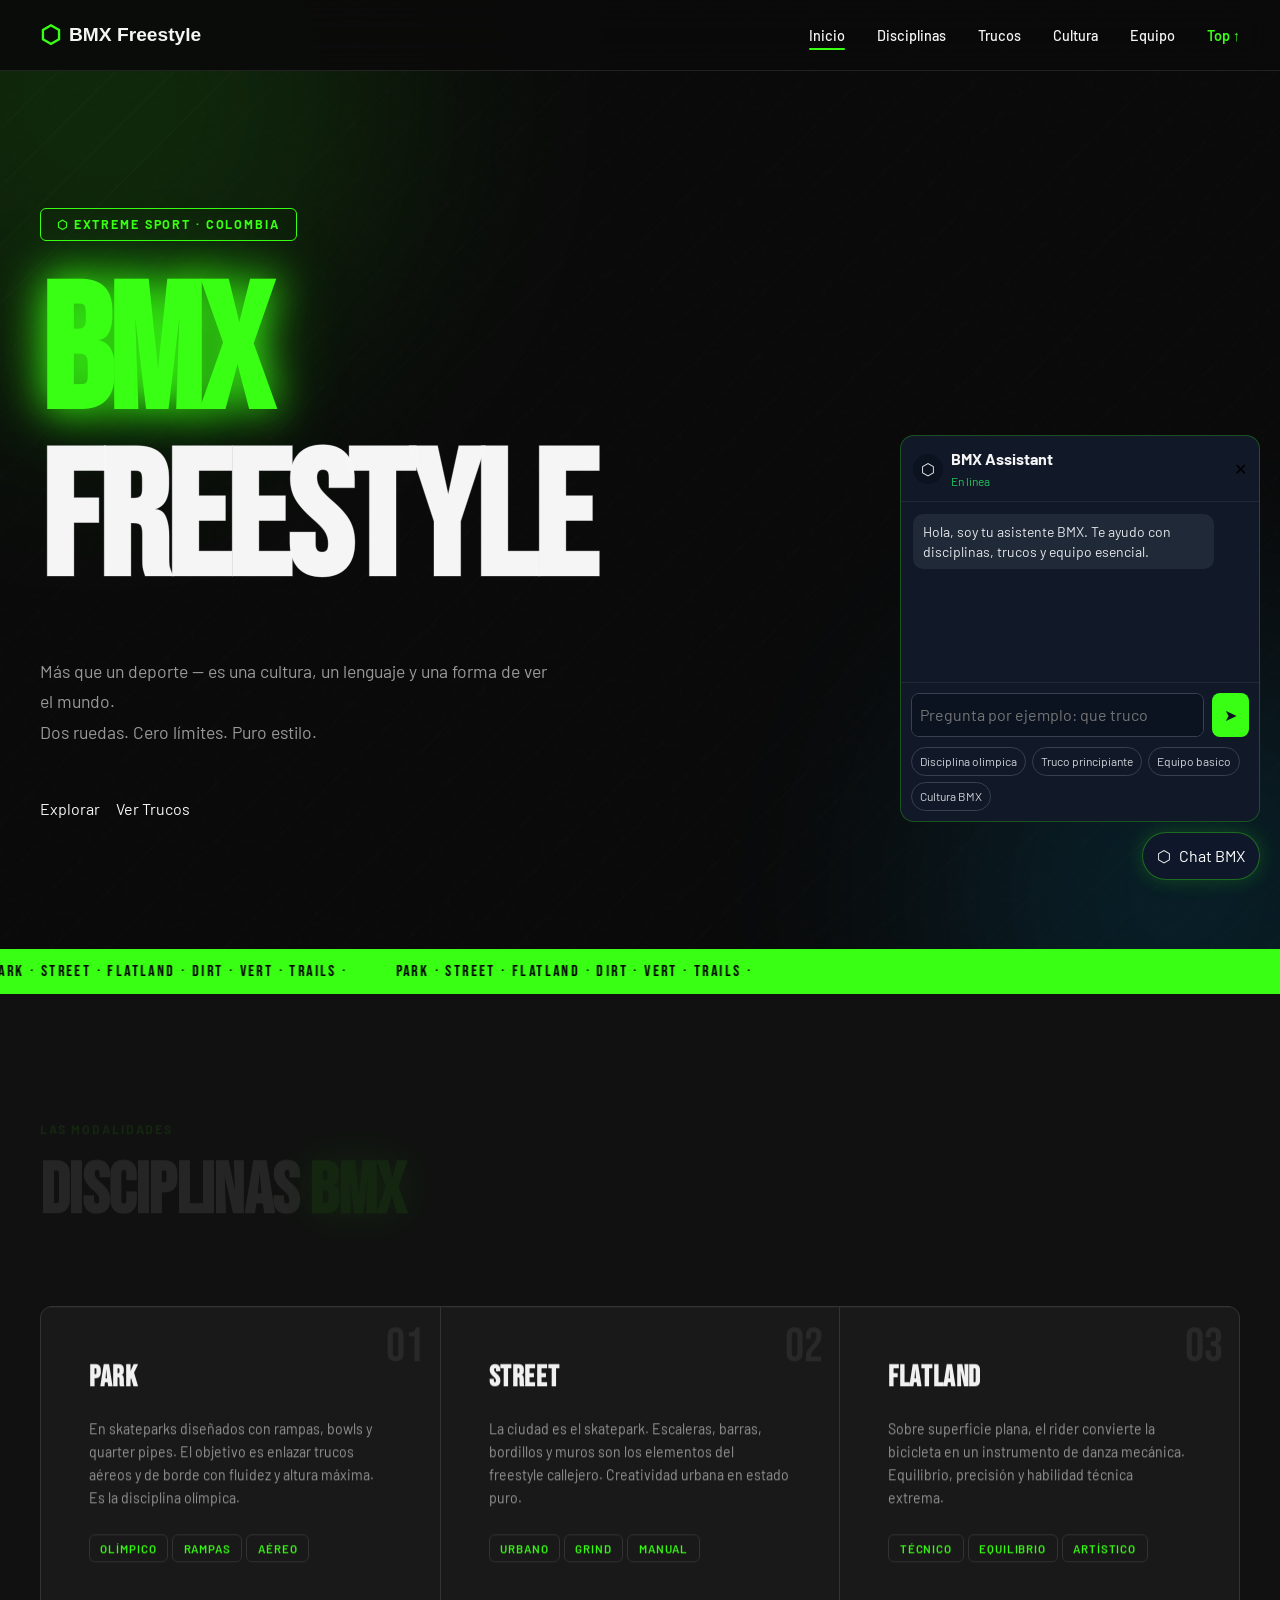
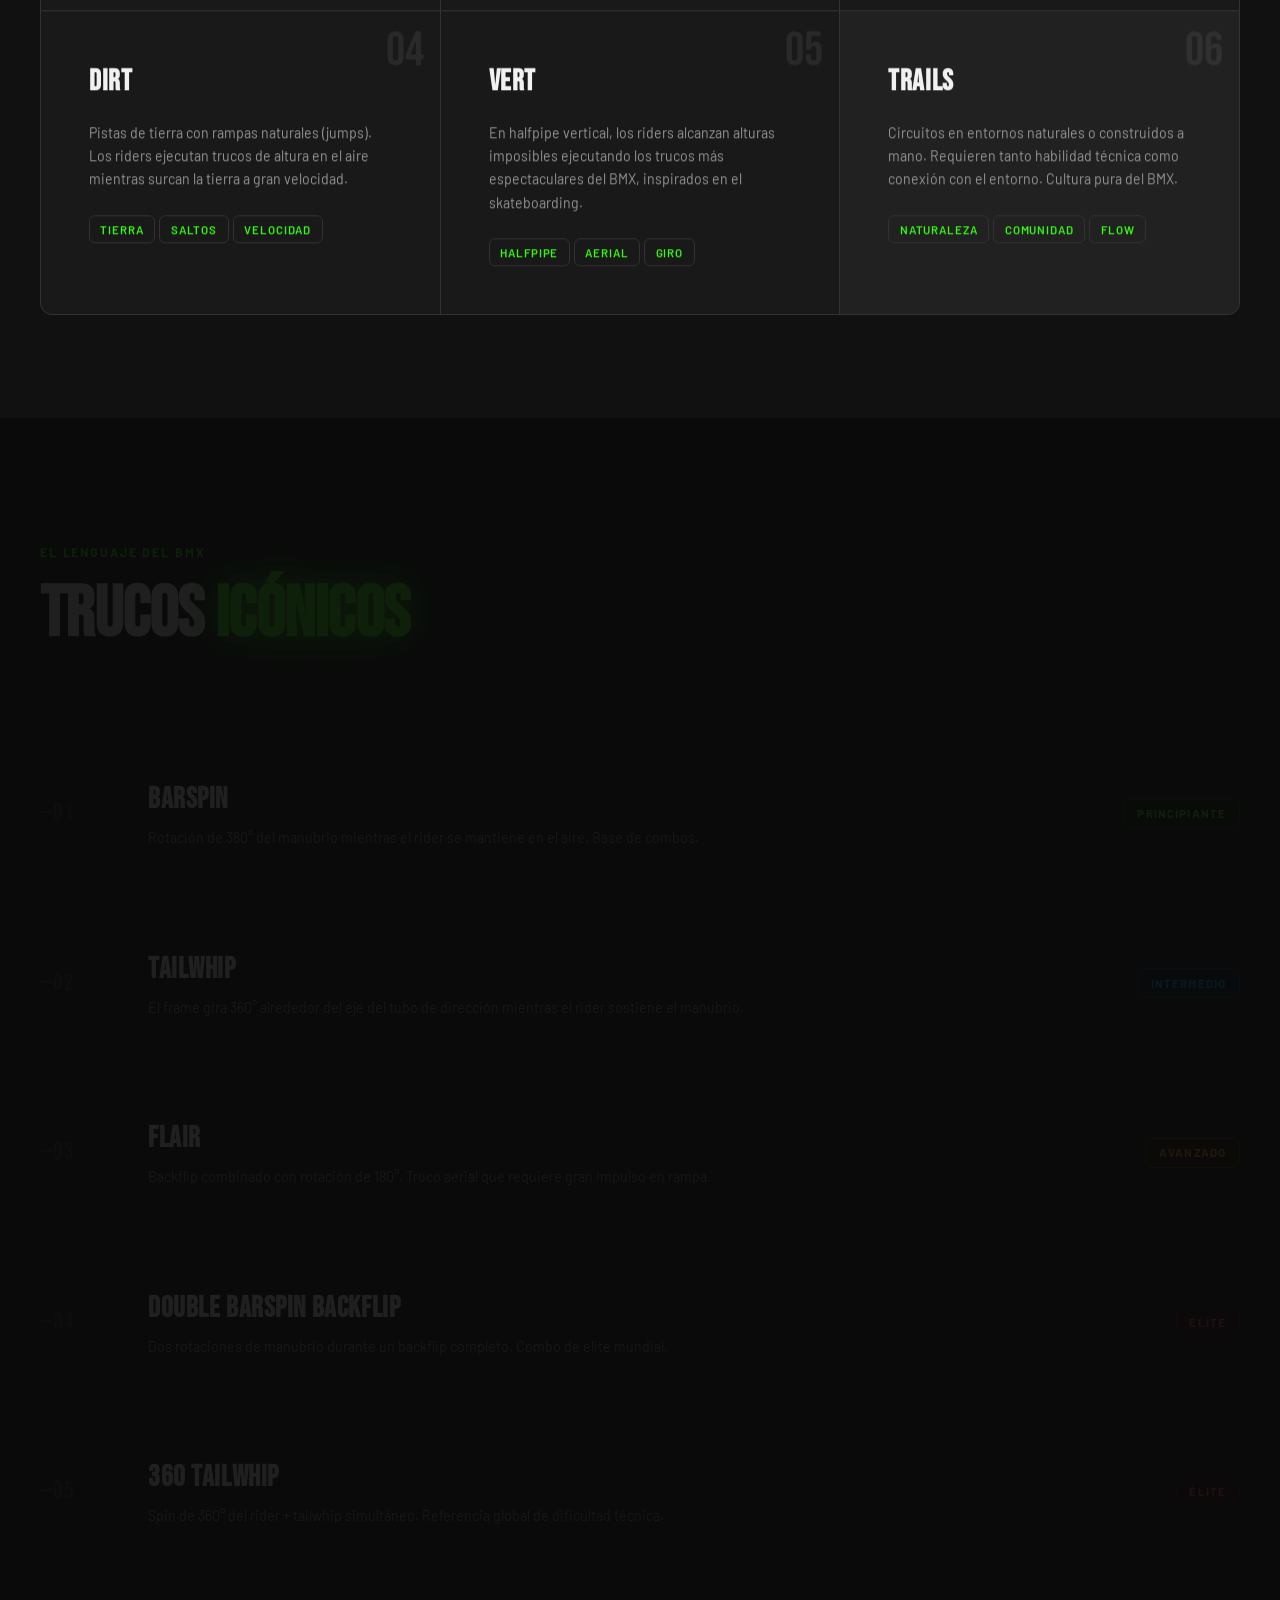
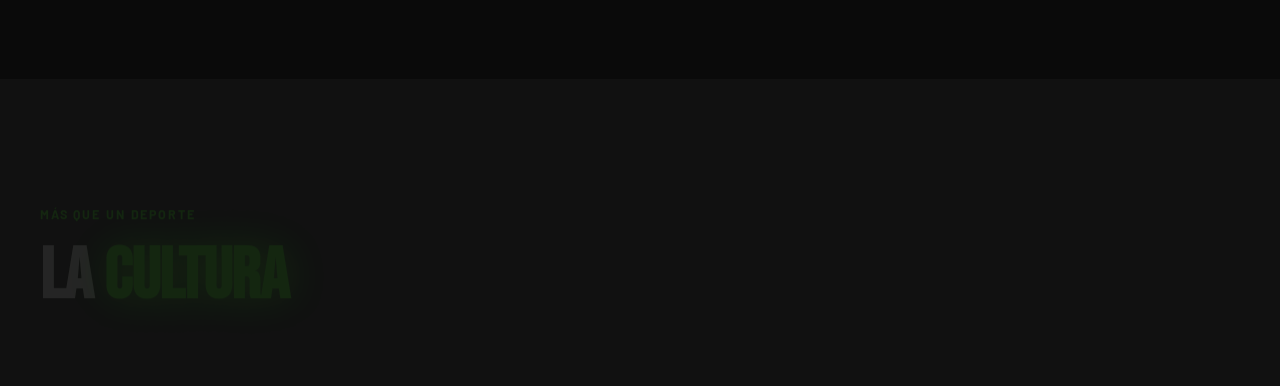
<file: index.html>
﻿<!DOCTYPE html>
<html lang="es">
<head>
  <meta charset="UTF-8" />
  <meta name="viewport" content="width=device-width, initial-scale=1.0" />
  <meta http-equiv="refresh" content="0; url=bmx.html" />
  <title>BMX Freestyle</title>
</head>
<body>
  <p>Redirigiendo a <a href="bmx.html">BMX Freestyle</a>...</p>
</body>
</html>
</file>
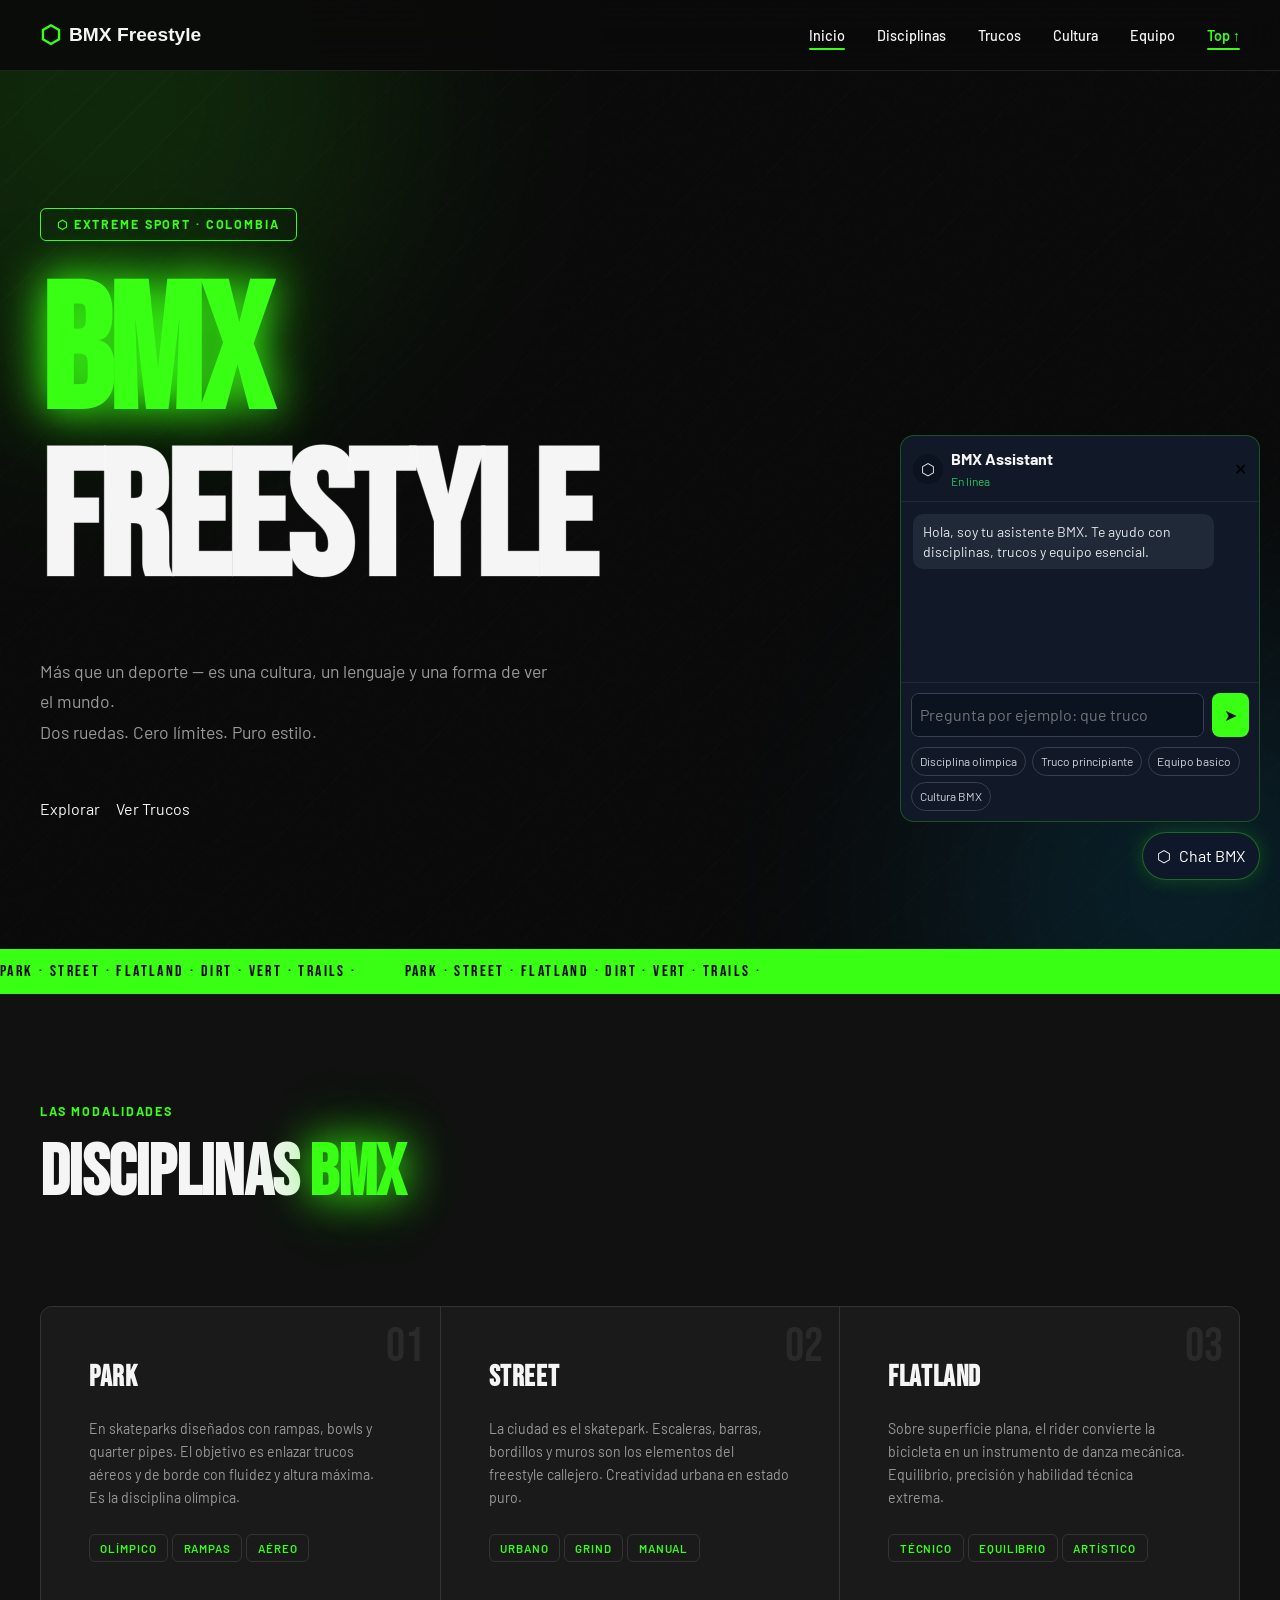
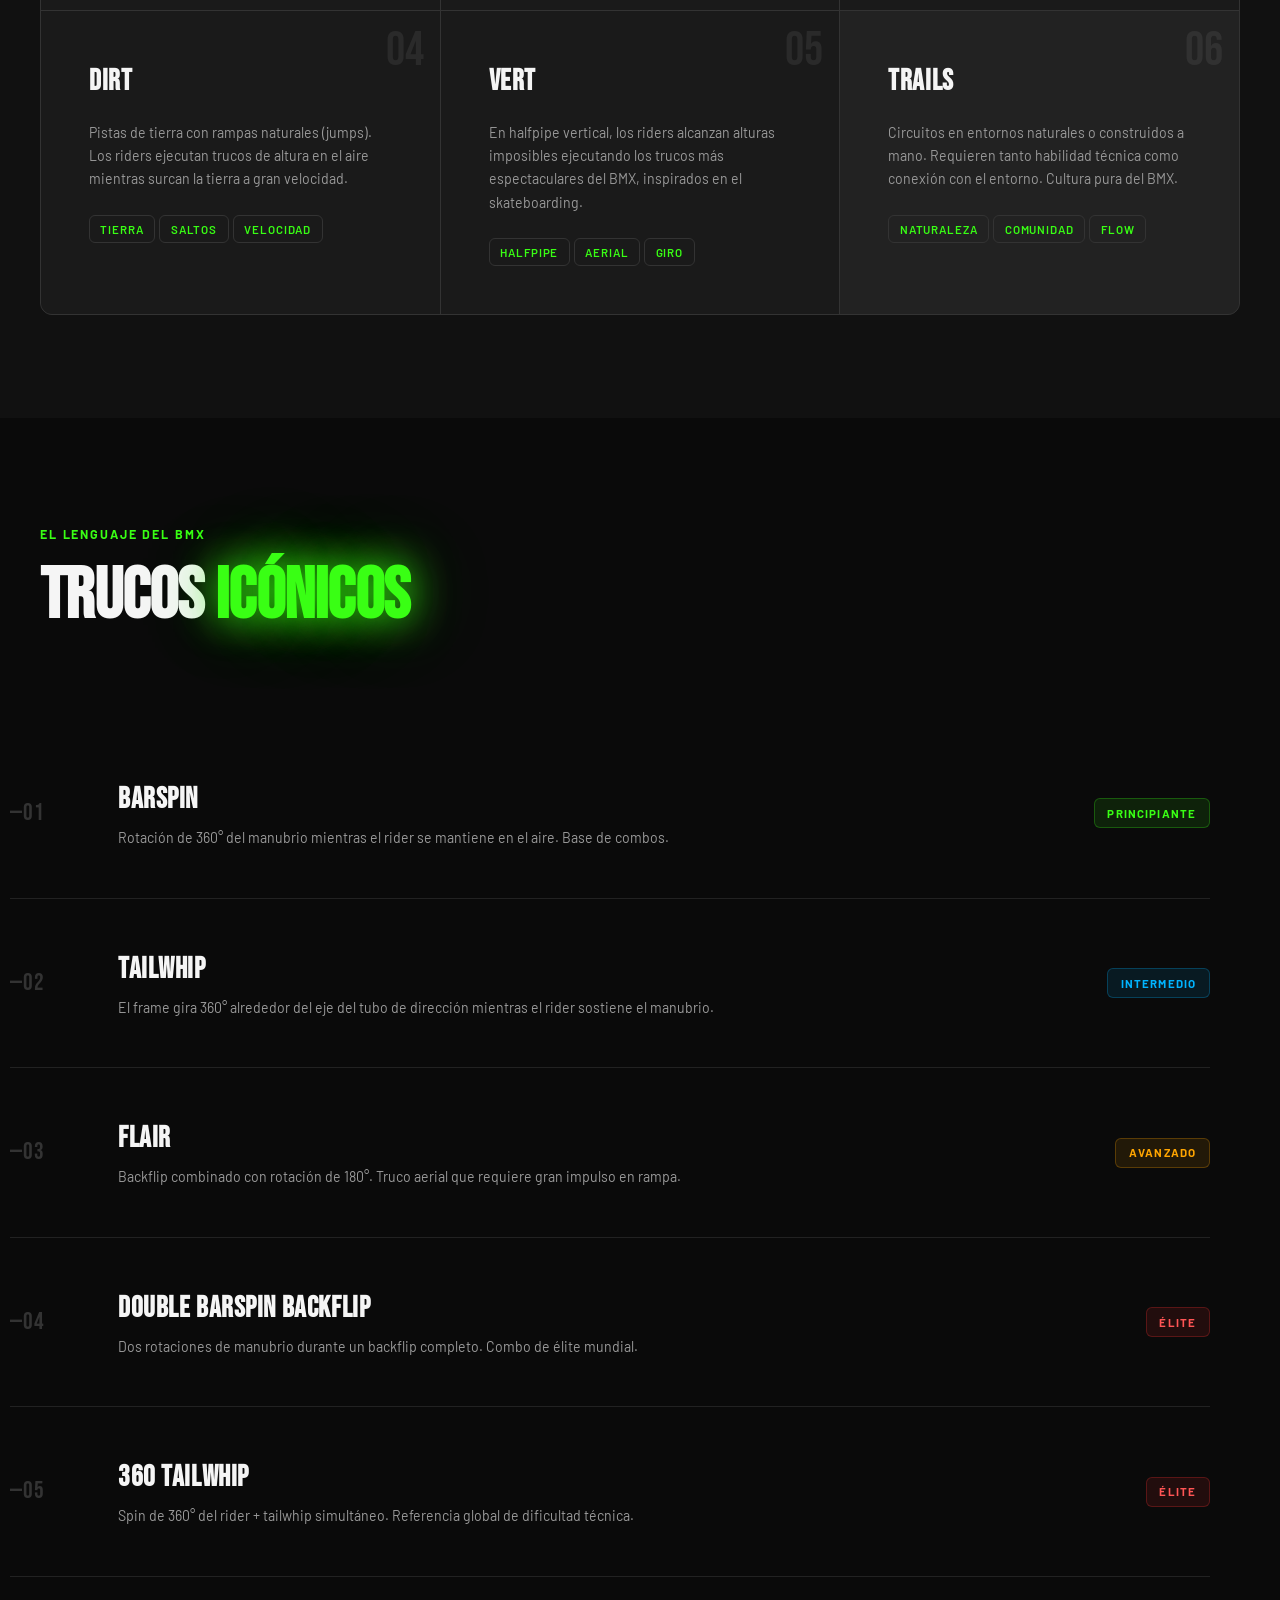
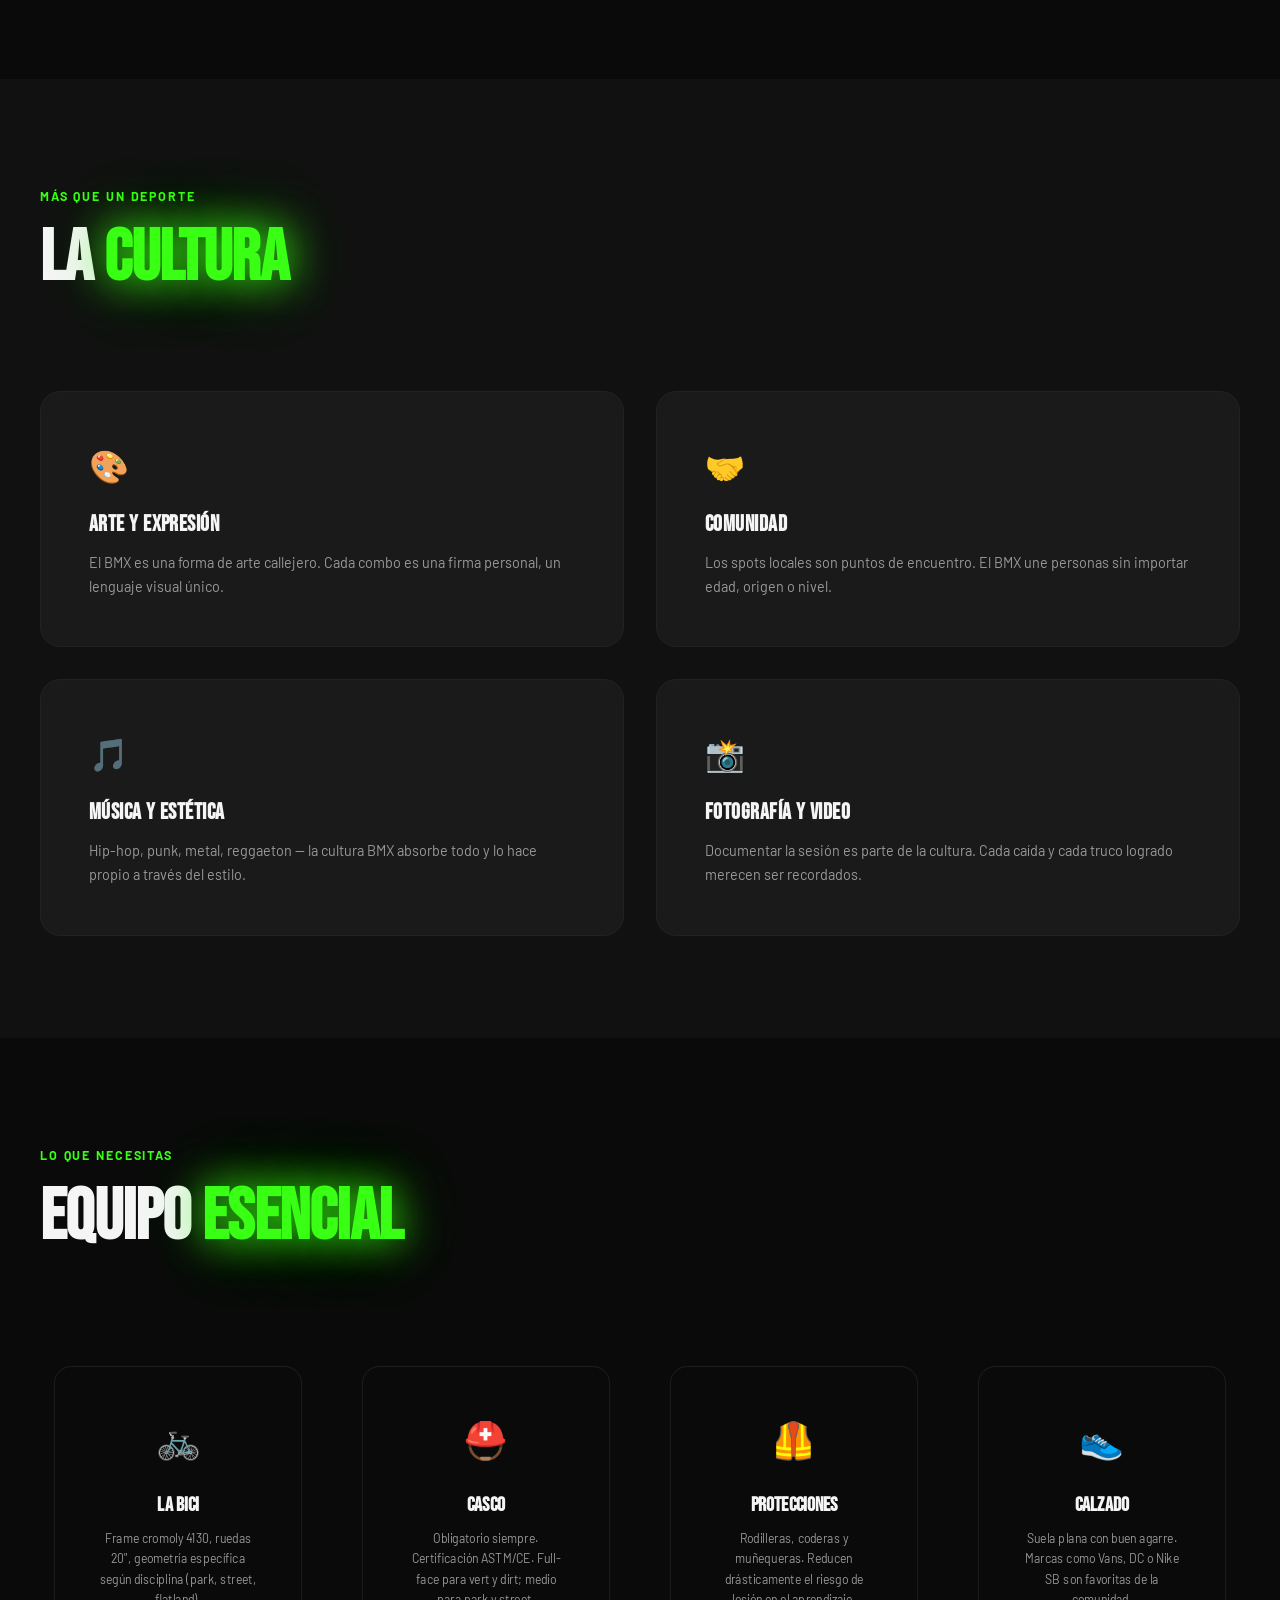
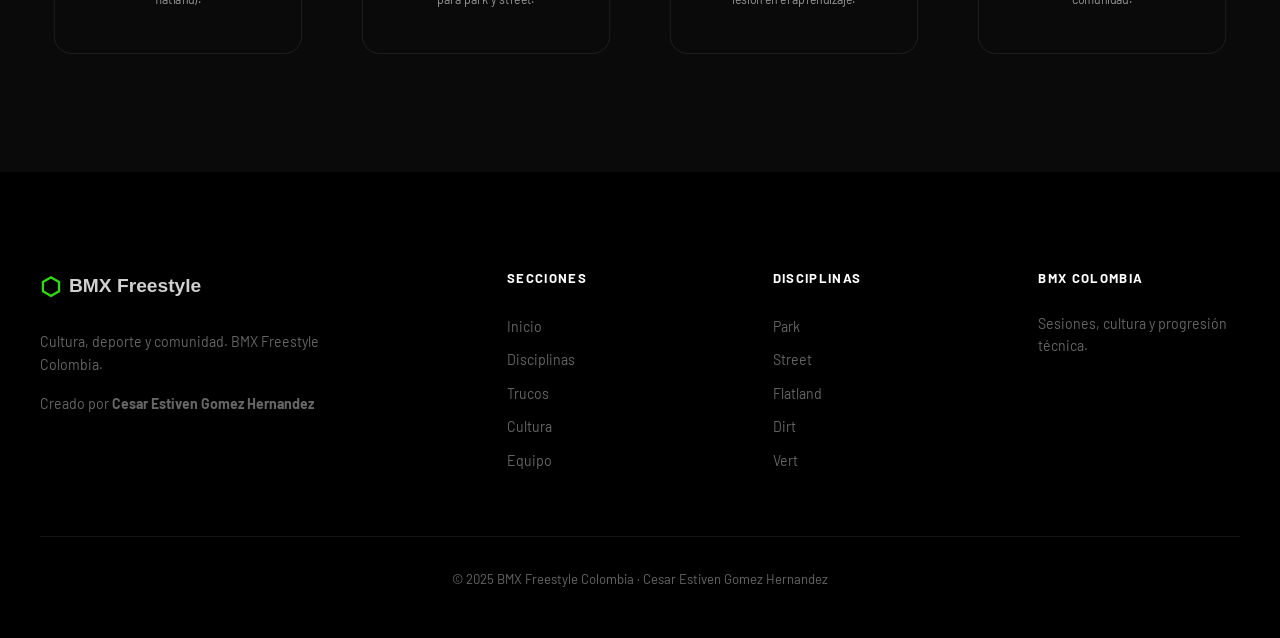
<file: bmx.html>
﻿<!DOCTYPE html>
<html lang="es">
<head>
  <meta charset="UTF-8" />
  <meta name="viewport" content="width=device-width, initial-scale=1.0" />
  <meta name="description" content="BMX Freestyle Colombia — Cultura, trucos y estilo de vida sobre dos ruedas" />
  <title>BMX Freestyle | Cultura Urbana y Deporte Extremo</title>

  <!-- Google Fonts: Bebas Neue (display) + Barlow (body) -->
  <link rel="preconnect" href="https://fonts.googleapis.com" />
  <link
    href="https://fonts.googleapis.com/css2?family=Bebas+Neue&family=Barlow:ital,wght@0,300;0,400;0,600;0,700;1,400&display=swap"
    rel="stylesheet"
  />

  <link rel="stylesheet" href="css/reset.css" />
  <link rel="stylesheet" href="css/variables.css" />
  <link rel="stylesheet" href="css/components/navbar.css" />
  <link rel="stylesheet" href="css/components/chatbot.css" />
  <link rel="stylesheet" href="css/components/footer.css" />
  <link rel="stylesheet" href="css/bmx-landing.css" />
</head>

<body class="bmx-theme">

  <!-- ============================================================
       NAVBAR BMX
  ============================================================ -->
  <nav class="navbar navbar--bmx" id="navbar" role="navigation" aria-label="Navegación BMX">
    <div class="nav-container">
      <a href="index.html" class="nav-logo" aria-label="BMX Freestyle - Inicio">
        <span class="logo-icon bmx-icon">⬡</span>
        <span class="logo-text">BMX <strong>Freestyle</strong></span>
      </a>

      <ul class="nav-links" id="navLinks">
        <li><a href="#bmx-home"        class="nav-link active">Inicio</a></li>
        <li><a href="#bmx-disciplines" class="nav-link">Disciplinas</a></li>
        <li><a href="#bmx-tricks"      class="nav-link">Trucos</a></li>
        <li><a href="#bmx-culture"     class="nav-link">Cultura</a></li>
        <li><a href="#bmx-equipment"   class="nav-link">Equipo</a></li>
        <li><a href="#bmx-home"         class="nav-link nav-link--alt">Top ↑</a></li>
      </ul>

      <button class="hamburger hamburger--bmx" id="hamburger" aria-label="Abrir menú">
        <span></span><span></span><span></span>
      </button>
    </div>
  </nav>

  <!-- ============================================================
       HERO BMX
  ============================================================ -->
  <section class="bmx-hero" id="bmx-home">
    <!-- Fondo con textura noise + degradado oscuro -->
    <div class="bmx-hero-bg" aria-hidden="true">
      <div class="bmx-noise"></div>
      <div class="bmx-lines"></div>
      <div class="bmx-glow bmx-glow--green"></div>
      <div class="bmx-glow bmx-glow--blue"></div>
    </div>

    <div class="container">
      <div class="bmx-hero-content">
        <span class="bmx-badge animate-fade-up">⬡ EXTREME SPORT · COLOMBIA</span>
        <h1 class="bmx-hero-title animate-fade-up delay-1">
          <span class="neon-text">BMX</span><br />
          <span class="bmx-subtitle-word">FREESTYLE</span>
        </h1>
        <p class="bmx-hero-desc animate-fade-up delay-2">
          Más que un deporte — es una cultura, un lenguaje y una forma de ver el mundo.<br />
          Dos ruedas. Cero límites. Puro estilo.
        </p>
        <div class="bmx-hero-cta animate-fade-up delay-3">
          <a href="#bmx-disciplines" class="btn btn--neon">Explorar</a>
          <a href="#bmx-tricks"      class="btn btn--ghost">Ver Trucos</a>
        </div>
      </div>
    </div>

    <!-- Ticker inferior -->
    <div class="bmx-ticker" aria-hidden="true">
      <div class="ticker-track">
        <span>PARK · STREET · FLATLAND · DIRT · VERT · TRAILS ·</span>
        <span>PARK · STREET · FLATLAND · DIRT · VERT · TRAILS ·</span>
      </div>
    </div>
  </section>

  <!-- ============================================================
       DISCIPLINAS
  ============================================================ -->
  <section class="bmx-section" id="bmx-disciplines">
    <div class="container">
      <div class="bmx-section-header" data-animate="fade-up">
        <span class="bmx-section-badge">Las modalidades</span>
        <h2 class="bmx-section-title">DISCIPLINAS <span class="neon-text">BMX</span></h2>
      </div>

      <div class="bmx-disciplines-grid">

        <div class="bmx-disc-card" data-animate="fade-up">
          <div class="bmx-disc-num">01</div>
          <h3>PARK</h3>
          <p>
            En skateparks diseñados con rampas, bowls y quarter pipes. El objetivo es enlazar
            trucos aéreos y de borde con fluidez y altura máxima. Es la disciplina olímpica.
          </p>
          <div class="bmx-disc-tags">
            <span>Olímpico</span><span>Rampas</span><span>Aéreo</span>
          </div>
        </div>

        <div class="bmx-disc-card" data-animate="fade-up" style="animation-delay:.1s">
          <div class="bmx-disc-num">02</div>
          <h3>STREET</h3>
          <p>
            La ciudad es el skatepark. Escaleras, barras, bordillos y muros son los elementos
            del freestyle callejero. Creatividad urbana en estado puro.
          </p>
          <div class="bmx-disc-tags">
            <span>Urbano</span><span>Grind</span><span>Manual</span>
          </div>
        </div>

        <div class="bmx-disc-card" data-animate="fade-up" style="animation-delay:.2s">
          <div class="bmx-disc-num">03</div>
          <h3>FLATLAND</h3>
          <p>
            Sobre superficie plana, el rider convierte la bicicleta en un instrumento de danza
            mecánica. Equilibrio, precisión y habilidad técnica extrema.
          </p>
          <div class="bmx-disc-tags">
            <span>Técnico</span><span>Equilibrio</span><span>Artístico</span>
          </div>
        </div>

        <div class="bmx-disc-card" data-animate="fade-up" style="animation-delay:.3s">
          <div class="bmx-disc-num">04</div>
          <h3>DIRT</h3>
          <p>
            Pistas de tierra con rampas naturales (jumps). Los riders ejecutan trucos de altura
            en el aire mientras surcan la tierra a gran velocidad.
          </p>
          <div class="bmx-disc-tags">
            <span>Tierra</span><span>Saltos</span><span>Velocidad</span>
          </div>
        </div>

        <div class="bmx-disc-card" data-animate="fade-up" style="animation-delay:.4s">
          <div class="bmx-disc-num">05</div>
          <h3>VERT</h3>
          <p>
            En halfpipe vertical, los riders alcanzan alturas imposibles ejecutando los trucos
            más espectaculares del BMX, inspirados en el skateboarding.
          </p>
          <div class="bmx-disc-tags">
            <span>Halfpipe</span><span>Aerial</span><span>Giro</span>
          </div>
        </div>

        <div class="bmx-disc-card bmx-disc-card--highlight" data-animate="fade-up" style="animation-delay:.5s">
          <div class="bmx-disc-num">06</div>
          <h3>TRAILS</h3>
          <p>
            Circuitos en entornos naturales o construidos a mano. Requieren tanto habilidad
            técnica como conexión con el entorno. Cultura pura del BMX.
          </p>
          <div class="bmx-disc-tags">
            <span>Naturaleza</span><span>Comunidad</span><span>Flow</span>
          </div>
        </div>

      </div>
    </div>
  </section>

  <!-- ============================================================
       TRUCOS DESTACADOS
  ============================================================ -->
  <section class="bmx-section bmx-section--dark" id="bmx-tricks">
    <div class="container">
      <div class="bmx-section-header" data-animate="fade-up">
        <span class="bmx-section-badge">El lenguaje del BMX</span>
        <h2 class="bmx-section-title">TRUCOS <span class="neon-text">ICÓNICOS</span></h2>
      </div>

      <div class="bmx-tricks-list">

        <div class="bmx-trick" data-animate="fade-right">
          <div class="trick-num">—01</div>
          <div class="trick-info">
            <h3>BARSPIN</h3>
            <p>Rotación de 360° del manubrio mientras el rider se mantiene en el aire. Base de combos.</p>
          </div>
          <div class="trick-level trick-level--beginner">Principiante</div>
        </div>

        <div class="bmx-trick" data-animate="fade-right" style="animation-delay:.1s">
          <div class="trick-num">—02</div>
          <div class="trick-info">
            <h3>TAILWHIP</h3>
            <p>El frame gira 360° alrededor del eje del tubo de dirección mientras el rider sostiene el manubrio.</p>
          </div>
          <div class="trick-level trick-level--intermediate">Intermedio</div>
        </div>

        <div class="bmx-trick" data-animate="fade-right" style="animation-delay:.2s">
          <div class="trick-num">—03</div>
          <div class="trick-info">
            <h3>FLAIR</h3>
            <p>Backflip combinado con rotación de 180°. Truco aerial que requiere gran impulso en rampa.</p>
          </div>
          <div class="trick-level trick-level--advanced">Avanzado</div>
        </div>

        <div class="bmx-trick" data-animate="fade-right" style="animation-delay:.3s">
          <div class="trick-num">—04</div>
          <div class="trick-info">
            <h3>DOUBLE BARSPIN BACKFLIP</h3>
            <p>Dos rotaciones de manubrio durante un backflip completo. Combo de élite mundial.</p>
          </div>
          <div class="trick-level trick-level--elite">Élite</div>
        </div>

        <div class="bmx-trick" data-animate="fade-right" style="animation-delay:.4s">
          <div class="trick-num">—05</div>
          <div class="trick-info">
            <h3>360 TAILWHIP</h3>
            <p>Spin de 360° del rider + tailwhip simultáneo. Referencia global de dificultad técnica.</p>
          </div>
          <div class="trick-level trick-level--elite">Élite</div>
        </div>

      </div>
    </div>
  </section>

  <!-- ============================================================
       CULTURA BMX
  ============================================================ -->
  <section class="bmx-section" id="bmx-culture">
    <div class="container">
      <div class="bmx-section-header" data-animate="fade-up">
        <span class="bmx-section-badge">Más que un deporte</span>
        <h2 class="bmx-section-title">LA <span class="neon-text">CULTURA</span></h2>
      </div>

      <div class="bmx-culture-grid">
        <div class="bmx-culture-card" data-animate="fade-up">
          <div class="culture-icon">🎨</div>
          <h3>Arte y expresión</h3>
          <p>El BMX es una forma de arte callejero. Cada combo es una firma personal, un lenguaje visual único.</p>
        </div>
        <div class="bmx-culture-card" data-animate="fade-up" style="animation-delay:.1s">
          <div class="culture-icon">🤝</div>
          <h3>Comunidad</h3>
          <p>Los spots locales son puntos de encuentro. El BMX une personas sin importar edad, origen o nivel.</p>
        </div>
        <div class="bmx-culture-card" data-animate="fade-up" style="animation-delay:.2s">
          <div class="culture-icon">🎵</div>
          <h3>Música y estética</h3>
          <p>Hip-hop, punk, metal, reggaeton — la cultura BMX absorbe todo y lo hace propio a través del estilo.</p>
        </div>
        <div class="bmx-culture-card" data-animate="fade-up" style="animation-delay:.3s">
          <div class="culture-icon">📸</div>
          <h3>Fotografía y video</h3>
          <p>Documentar la sesión es parte de la cultura. Cada caída y cada truco logrado merecen ser recordados.</p>
        </div>
      </div>
    </div>
  </section>

  <!-- ============================================================
       EQUIPO BÁSICO
  ============================================================ -->
  <section class="bmx-section bmx-section--dark" id="bmx-equipment">
    <div class="container">
      <div class="bmx-section-header" data-animate="fade-up">
        <span class="bmx-section-badge">Lo que necesitas</span>
        <h2 class="bmx-section-title">EQUIPO <span class="neon-text">ESENCIAL</span></h2>
      </div>

      <div class="bmx-equipment-grid">

        <div class="bmx-equip-item" data-animate="scale-in">
          <div class="equip-icon">🚲</div>
          <h3>La Bici</h3>
          <p>Frame cromoly 4130, ruedas 20", geometría específica según disciplina (park, street, flatland).</p>
        </div>

        <div class="bmx-equip-item" data-animate="scale-in" style="animation-delay:.1s">
          <div class="equip-icon">⛑️</div>
          <h3>Casco</h3>
          <p>Obligatorio siempre. Certificación ASTM/CE. Full-face para vert y dirt; medio para park y street.</p>
        </div>

        <div class="bmx-equip-item" data-animate="scale-in" style="animation-delay:.2s">
          <div class="equip-icon">🦺</div>
          <h3>Protecciones</h3>
          <p>Rodilleras, coderas y muñequeras. Reducen drásticamente el riesgo de lesión en el aprendizaje.</p>
        </div>

        <div class="bmx-equip-item" data-animate="scale-in" style="animation-delay:.3s">
          <div class="equip-icon">👟</div>
          <h3>Calzado</h3>
          <p>Suela plana con buen agarre. Marcas como Vans, DC o Nike SB son favoritas de la comunidad.</p>
        </div>

      </div>
    </div>
  </section>

  <!-- ============================================================
       CHATBOT BMX
  ============================================================ -->
  <button
    class="chatbot-fab chatbot-fab--bmx"
    id="chatbotFab"
    aria-label="Abrir asistente BMX"
    aria-expanded="false"
    aria-controls="chatbotPanel"
  >
    <span class="chatbot-fab-icon">⬡</span>
    <span class="chatbot-fab-label">Chat BMX</span>
  </button>

  <div class="chatbot-panel chatbot-panel--bmx" id="chatbotPanel" role="dialog" aria-label="Chatbot BMX" aria-modal="true" hidden>
    <div class="chatbot-header">
      <div class="chatbot-header-info">
        <div class="chatbot-avatar" aria-hidden="true">⬡</div>
        <div>
          <strong>BMX Assistant</strong>
          <span class="chatbot-status" id="chatbotStatus">En linea</span>
        </div>
      </div>
      <button class="chatbot-close" id="chatbotClose" aria-label="Cerrar chatbot">✕</button>
    </div>

    <div class="chatbot-messages" id="chatbotMessages" role="log" aria-live="polite" aria-label="Conversacion">
      <div class="chat-msg chat-msg--bot">
        <div class="chat-bubble">
          Hola, soy tu asistente BMX. Te ayudo con disciplinas, trucos y equipo esencial.
        </div>
      </div>
    </div>

    <div class="chatbot-typing" id="chatbotTyping" hidden aria-live="polite" aria-label="El asistente esta escribiendo">
      <span></span><span></span><span></span>
    </div>

    <div class="chatbot-input-area">
      <textarea
        class="chatbot-input"
        id="chatbotInput"
        placeholder="Pregunta por ejemplo: que truco practicar primero"
        rows="1"
        aria-label="Escribe tu mensaje"
        maxlength="300"
      ></textarea>
      <button class="chatbot-send" id="chatbotSend" aria-label="Enviar mensaje">➤</button>
    </div>

    <div class="chatbot-suggestions">
      <button class="suggestion-chip" data-msg="Que disciplina BMX es olimpica">Disciplina olimpica</button>
      <button class="suggestion-chip" data-msg="Cual es un truco para principiantes">Truco principiante</button>
      <button class="suggestion-chip" data-msg="Que equipo necesito para empezar">Equipo basico</button>
      <button class="suggestion-chip" data-msg="Que significa la cultura BMX">Cultura BMX</button>
    </div>
  </div>

  <!-- ============================================================
       FOOTER BMX
  ============================================================ -->
  <footer class="footer footer--bmx" role="contentinfo">
    <div class="container">
      <div class="footer-grid">
        <div class="footer-brand">
          <a href="index.html" class="nav-logo">
            <span class="logo-icon bmx-icon">⬡</span>
            <span class="logo-text">BMX <strong>Freestyle</strong></span>
          </a>
          <p>Cultura, deporte y comunidad. BMX Freestyle Colombia.</p>
          <p class="footer-creator">Creado por <strong>Cesar Estiven Gomez Hernandez</strong></p>
        </div>
        <div class="footer-links">
          <h4>Secciones</h4>
          <ul>
            <li><a href="#bmx-home">Inicio</a></li>
            <li><a href="#bmx-disciplines">Disciplinas</a></li>
            <li><a href="#bmx-tricks">Trucos</a></li>
            <li><a href="#bmx-culture">Cultura</a></li>
            <li><a href="#bmx-equipment">Equipo</a></li>
          </ul>
        </div>
        <div class="footer-links">
          <h4>Disciplinas</h4>
          <ul>
            <li><a href="#bmx-disciplines">Park</a></li>
            <li><a href="#bmx-disciplines">Street</a></li>
            <li><a href="#bmx-disciplines">Flatland</a></li>
            <li><a href="#bmx-disciplines">Dirt</a></li>
            <li><a href="#bmx-disciplines">Vert</a></li>
          </ul>
        </div>
        <div class="footer-contact">
          <h4>BMX Colombia</h4>
          <p>Sesiones, cultura y progresión técnica.</p>
        </div>
      </div>
      <div class="footer-bottom">
        <p>© 2025 BMX Freestyle Colombia · Cesar Estiven Gomez Hernandez</p>
      </div>
    </div>
  </footer>

  <script src="js/animations.js"></script>
  <script src="js/main.js"></script>
  <script src="js/chatbot.js"></script>
</body>
</html>
</file>
<file: css/variables.css>
﻿/* ================================================================
   VARIABLES GLOBALES DEL PROYECTO
   Paleta IA: Verde + Azul + Blanco
   Paleta BMX: Negro + Gris + Neón Verde + Azul Eléctrico
================================================================ */

:root {
  /* ── Fuentes ── */
  --font-display: 'Syne', sans-serif;
  --font-body:    'DM Sans', sans-serif;
  --font-bmx-display: 'Bebas Neue', sans-serif;
  --font-bmx-body:    'Barlow', sans-serif;

  /* ── Espaciado base ── */
  --space-xs:  0.25rem;
  --space-sm:  0.5rem;
  --space-md:  1rem;
  --space-lg:  1.5rem;
  --space-xl:  2rem;
  --space-2xl: 3rem;
  --space-3xl: 4rem;
  --space-4xl: 6rem;
  --space-5xl: 8rem;

  /* ── Radios ── */
  --radius-sm:   6px;
  --radius-md:   12px;
  --radius-lg:   20px;
  --radius-xl:   32px;
  --radius-full: 9999px;

  /* ── Sombras ── */
  --shadow-sm:  0 2px 8px rgba(0,0,0,.08);
  --shadow-md:  0 4px 24px rgba(0,0,0,.12);
  --shadow-lg:  0 8px 48px rgba(0,0,0,.18);
  --shadow-xl:  0 16px 64px rgba(0,0,0,.24);

  /* ── Transiciones ── */
  --transition-fast:   150ms ease;
  --transition-normal: 280ms ease;
  --transition-slow:   500ms ease;

  /* ── Tamaños de contenedor ── */
  --container-max: 1280px;
  --container-pad: clamp(1rem, 5vw, 2.5rem);
}

/* ================================================================
   TEMA: INTELIGENCIA ARTIFICIAL
================================================================ */
.ai-theme {
  /* Colores principales IA */
  --ai-green-100: #e6faf2;
  --ai-green-300: #6ee7b7;
  --ai-green-500: #10b981;
  --ai-green-700: #047857;
  --ai-green-900: #064e3b;

  --ai-blue-100:  #eff6ff;
  --ai-blue-300:  #93c5fd;
  --ai-blue-500:  #3b82f6;
  --ai-blue-700:  #1d4ed8;
  --ai-blue-900:  #1e3a8a;

  --ai-neutral-50:  #f8fafc;
  --ai-neutral-100: #f1f5f9;
  --ai-neutral-200: #e2e8f0;
  --ai-neutral-400: #94a3b8;
  --ai-neutral-600: #475569;
  --ai-neutral-800: #1e293b;
  --ai-neutral-900: #0f172a;

  /* Semánticos */
  --color-bg:         #ffffff;
  --color-bg-alt:     var(--ai-neutral-50);
  --color-bg-card:    #ffffff;
  --color-text:       var(--ai-neutral-900);
  --color-text-muted: var(--ai-neutral-600);
  --color-primary:    var(--ai-green-500);
  --color-primary-dark: var(--ai-green-700);
  --color-secondary:  var(--ai-blue-500);
  --color-secondary-dark: var(--ai-blue-700);
  --color-border:     var(--ai-neutral-200);
  --color-accent:     var(--ai-green-300);

  /* Gradientes */
  --gradient-primary: linear-gradient(135deg, var(--ai-green-500), var(--ai-blue-500));
  --gradient-hero:    linear-gradient(160deg, #f0fdf9 0%, #eff6ff 100%);
  --gradient-text:    linear-gradient(135deg, #10b981, #3b82f6);

  /* Navbar */
  --navbar-bg: rgba(255,255,255,.85);
  --navbar-shadow: 0 1px 0 var(--ai-neutral-200);
}

/* ================================================================
   TEMA: BMX FREESTYLE
================================================================ */
.bmx-theme {
  /* Colores principales BMX */
  --bmx-black:     #0a0a0a;
  --bmx-dark:      #111111;
  --bmx-gray-900:  #1a1a1a;
  --bmx-gray-800:  #222222;
  --bmx-gray-700:  #333333;
  --bmx-gray-500:  #666666;
  --bmx-gray-300:  #999999;
  --bmx-white:     #f5f5f5;

  --bmx-neon-green: #39ff14;
  --bmx-neon-blue:  #00b4ff;
  --bmx-neon-green-glow: rgba(57,255,20,.25);
  --bmx-neon-blue-glow:  rgba(0,180,255,.25);

  /* Semánticos */
  --color-bg:         var(--bmx-black);
  --color-bg-alt:     var(--bmx-dark);
  --color-bg-card:    var(--bmx-gray-900);
  --color-text:       var(--bmx-white);
  --color-text-muted: var(--bmx-gray-300);
  --color-primary:    var(--bmx-neon-green);
  --color-secondary:  var(--bmx-neon-blue);
  --color-border:     var(--bmx-gray-700);

  /* Navbar BMX */
  --navbar-bg: rgba(10,10,10,.90);
  --navbar-shadow: 0 1px 0 var(--bmx-gray-800);
}
</file>
<file: css/components/navbar.css>
﻿/* ================================================================
   COMPONENTE: NAVBAR
   Compartido entre landing IA y BMX
================================================================ */

.navbar {
  position: fixed;
  top: 0;
  left: 0;
  right: 0;
  z-index: 900;
  background: var(--navbar-bg);
  backdrop-filter: blur(20px);
  -webkit-backdrop-filter: blur(20px);
  box-shadow: var(--navbar-shadow);
  transition: background var(--transition-normal);
}

.navbar.scrolled {
  box-shadow: var(--shadow-md);
}

.nav-container {
  display: flex;
  align-items: center;
  justify-content: space-between;
  gap: var(--space-lg);
  max-width: var(--container-max);
  margin-inline: auto;
  padding: var(--space-md) var(--container-pad);
}

/* Logo */
.nav-logo {
  display: flex;
  align-items: center;
  gap: var(--space-sm);
  font-family: var(--font-display);
  font-size: 1.2rem;
  font-weight: 700;
  color: var(--color-text);
  transition: opacity var(--transition-fast);
}
.nav-logo:hover { opacity: .75; }
.logo-icon { font-size: 1.5rem; color: var(--color-primary); }

/* Links */
.nav-links {
  display: flex;
  align-items: center;
  gap: var(--space-xl);
}

.nav-link {
  font-size: .9rem;
  font-weight: 500;
  color: var(--color-text-muted);
  padding-block: var(--space-xs);
  position: relative;
  transition: color var(--transition-fast);
}
.nav-link::after {
  content: '';
  position: absolute;
  bottom: -2px;
  left: 0;
  width: 0;
  height: 2px;
  background: var(--color-primary);
  border-radius: var(--radius-full);
  transition: width var(--transition-normal);
}
.nav-link:hover,
.nav-link.active {
  color: var(--color-text);
}
.nav-link:hover::after,
.nav-link.active::after { width: 100%; }

.nav-link--alt {
  color: var(--color-primary);
  font-weight: 600;
}

/* CTA Navbar */
.nav-cta { margin-left: var(--space-sm); }

/* Hamburger */
.hamburger {
  display: none;
  flex-direction: column;
  gap: 5px;
  padding: var(--space-xs);
  border-radius: var(--radius-sm);
}
.hamburger span {
  display: block;
  width: 22px;
  height: 2px;
  background: var(--color-text);
  border-radius: var(--radius-full);
  transition: transform var(--transition-normal), opacity var(--transition-normal);
}
.hamburger.open span:nth-child(1) { transform: translateY(7px) rotate(45deg); }
.hamburger.open span:nth-child(2) { opacity: 0; }
.hamburger.open span:nth-child(3) { transform: translateY(-7px) rotate(-45deg); }

/* ── Responsive ── */
@media (max-width: 900px) {
  .nav-cta  { display: none; }
  .hamburger { display: flex; }

  .nav-links {
    position: fixed;
    inset: 72px 0 0;
    background: var(--navbar-bg);
    backdrop-filter: blur(20px);
    flex-direction: column;
    align-items: center;
    justify-content: center;
    gap: var(--space-2xl);
    transform: translateX(100%);
    transition: transform var(--transition-normal);
    z-index: 850;
  }
  .nav-links.open { transform: translateX(0); }
  .nav-link { font-size: 1.2rem; }
}

/* ── BMX override ── */
.navbar--bmx .nav-logo,
.navbar--bmx .nav-link { color: var(--bmx-white); }
.navbar--bmx .nav-link--alt { color: var(--bmx-neon-green); }
.bmx-icon { color: var(--bmx-neon-green); }
</file>
<file: css/components/chatbot.css>
﻿.chatbot-fab {
  position: fixed;
  right: 20px;
  bottom: 20px;
  z-index: 1000;
  display: inline-flex;
  align-items: center;
  gap: 8px;
  padding: 10px 14px;
  border-radius: 999px;
  border: 1px solid rgba(255, 255, 255, 0.2);
  background: #0f172a;
  color: #fff;
}

.chatbot-fab--bmx {
  border-color: rgba(57, 255, 20, 0.35);
  box-shadow: 0 0 20px rgba(57, 255, 20, 0.2);
}

.chatbot-panel {
  position: fixed;
  right: 20px;
  bottom: 78px;
  width: min(360px, calc(100vw - 24px));
  max-height: 70vh;
  display: flex;
  flex-direction: column;
  background: #111827;
  border: 1px solid #374151;
  border-radius: 14px;
  overflow: hidden;
  z-index: 1001;
}

.chatbot-panel--bmx {
  border-color: rgba(57, 255, 20, 0.25);
}

.chatbot-header {
  display: flex;
  justify-content: space-between;
  align-items: center;
  padding: 10px 12px;
  border-bottom: 1px solid #1f2937;
}

.chatbot-header-info {
  display: flex;
  align-items: center;
  gap: 8px;
}

.chatbot-avatar {
  width: 30px;
  height: 30px;
  border-radius: 50%;
  display: grid;
  place-items: center;
  background: #0b1220;
}

.chatbot-status {
  display: block;
  font-size: 12px;
  color: #22c55e;
}

.chatbot-messages {
  padding: 12px;
  overflow: auto;
  display: flex;
  flex-direction: column;
  gap: 8px;
  min-height: 180px;
}

.chat-msg {
  display: flex;
}

.chat-msg--user {
  justify-content: flex-end;
}

.chat-bubble {
  max-width: 90%;
  padding: 8px 10px;
  border-radius: 10px;
  font-size: 14px;
  line-height: 1.4;
}

.chat-msg--bot .chat-bubble {
  background: #1f2937;
  color: #e5e7eb;
}

.chat-msg--user .chat-bubble {
  background: #39ff14;
  color: #0b1220;
}

.chatbot-input-area {
  display: grid;
  grid-template-columns: 1fr auto;
  gap: 8px;
  padding: 10px;
  border-top: 1px solid #1f2937;
}

.chatbot-input {
  resize: none;
  border-radius: 8px;
  border: 1px solid #374151;
  background: #0b1220;
  color: #fff;
  padding: 8px;
}

.chatbot-send {
  border-radius: 8px;
  padding: 0 12px;
  background: #39ff14;
  color: #0b1220;
}

.chatbot-suggestions {
  display: flex;
  flex-wrap: wrap;
  gap: 6px;
  padding: 0 10px 10px;
}

.suggestion-chip {
  font-size: 12px;
  border: 1px solid #374151;
  border-radius: 999px;
  padding: 4px 8px;
  color: #d1d5db;
}

.chatbot-typing {
  padding: 0 12px 8px;
}

.chatbot-typing span {
  display: inline-block;
  width: 6px;
  height: 6px;
  margin-right: 3px;
  background: #9ca3af;
  border-radius: 50%;
  animation: typingBlink 1s infinite ease-in-out;
}

.chatbot-typing span:nth-child(2) { animation-delay: 0.15s; }
.chatbot-typing span:nth-child(3) { animation-delay: 0.3s; }

@keyframes typingBlink {
  0%, 80%, 100% { opacity: 0.2; }
  40% { opacity: 1; }
}
</file>
<file: css/components/footer.css>
﻿/* ================================================================
   COMPONENTE: FOOTER
================================================================ */

.footer {
  background: var(--ai-neutral-900);
  color: var(--ai-neutral-400);
  padding-block: var(--space-4xl) var(--space-2xl);
}
.footer--bmx {
  background: #000;
  color: var(--bmx-gray-500);
}

.footer-grid {
  display: grid;
  grid-template-columns: 2fr 1fr 1fr 1fr;
  gap: var(--space-3xl);
  margin-bottom: var(--space-3xl);
}

.footer-brand .nav-logo {
  margin-bottom: var(--space-lg);
  opacity: .85;
}
.footer-brand p {
  font-size: .88rem;
  line-height: 1.65;
  max-width: 300px;
}
.footer-creator {
  margin-top: var(--space-md) !important;
  font-size: .82rem;
}

.footer-links h4 {
  font-size: .82rem;
  font-weight: 700;
  text-transform: uppercase;
  letter-spacing: .1em;
  color: #fff;
  margin-bottom: var(--space-lg);
}
.footer-links ul {
  display: flex;
  flex-direction: column;
  gap: var(--space-sm);
}
.footer-links a {
  font-size: .88rem;
  color: inherit;
  transition: color var(--transition-fast);
}
.footer-links a:hover { color: var(--color-primary); }

.footer-contact h4 {
  font-size: .82rem;
  font-weight: 700;
  text-transform: uppercase;
  letter-spacing: .1em;
  color: #fff;
  margin-bottom: var(--space-lg);
}
.footer-contact p {
  font-size: .88rem;
  margin-bottom: var(--space-sm);
}
.footer-contact a { color: var(--color-primary); }

.footer-bottom {
  border-top: 1px solid rgba(255,255,255,.08);
  padding-top: var(--space-xl);
  font-size: .82rem;
  text-align: center;
}

@media (max-width: 768px) {
  .footer-grid { grid-template-columns: 1fr 1fr; }
}
@media (max-width: 480px) {
  .footer-grid { grid-template-columns: 1fr; }
}
</file>
<file: css/bmx-landing.css>
﻿/* ================================================================
   BMX FREESTYLE LANDING — ESTILOS ESPECÍFICOS
================================================================ */

/* ── HERO BMX ── */
.bmx-hero {
  min-height: 100svh;
  display: flex;
  flex-direction: column;
  justify-content: center;
  position: relative;
  overflow: hidden;
  padding-top: 80px;
}

.bmx-hero-bg { position: absolute; inset: 0; z-index: 0; }
.bmx-noise {
  position: absolute;
  inset: 0;
  background-image: url("data:image/svg+xml,%3Csvg viewBox='0 0 256 256' xmlns='http://www.w3.org/2000/svg'%3E%3Cfilter id='noise'%3E%3CfeTurbulence type='fractalNoise' baseFrequency='0.65' numOctaves='3' stitchTiles='stitch'/%3E%3C/filter%3E%3Crect width='100%25' height='100%25' filter='url(%23noise)' opacity='0.05'/%3E%3C/svg%3E");
  opacity: .08;
}
.bmx-lines {
  position: absolute;
  inset: 0;
  background-image: repeating-linear-gradient(
    -45deg,
    transparent,
    transparent 40px,
    rgba(255,255,255,.015) 40px,
    rgba(255,255,255,.015) 41px
  );
}
.bmx-glow {
  position: absolute;
  border-radius: 50%;
  filter: blur(120px);
  opacity: .12;
}
.bmx-glow--green {
  width: 600px;
  height: 600px;
  background: var(--bmx-neon-green);
  top: -200px;
  left: -200px;
}
.bmx-glow--blue {
  width: 500px;
  height: 500px;
  background: var(--bmx-neon-blue);
  bottom: -150px;
  right: -150px;
}

.bmx-hero .container {
  position: relative;
  z-index: 1;
  padding-block: var(--space-5xl);
  flex: 1;
  display: flex;
  flex-direction: column;
  justify-content: center;
}
.bmx-hero-content { max-width: 700px; }

.bmx-badge {
  display: inline-block;
  padding: .35rem 1rem;
  border: 1px solid var(--bmx-neon-green);
  border-radius: var(--radius-sm);
  font-size: .78rem;
  font-weight: 700;
  letter-spacing: .15em;
  color: var(--bmx-neon-green);
  text-transform: uppercase;
  margin-bottom: var(--space-xl);
}

.bmx-hero-title {
  font-family: var(--font-bmx-display);
  font-size: clamp(5rem, 15vw, 11rem);
  line-height: .95;
  margin-bottom: var(--space-2xl);
  letter-spacing: -.02em;
}
.neon-text {
  color: var(--bmx-neon-green);
  text-shadow: 0 0 40px var(--bmx-neon-green), 0 0 80px rgba(57,255,20,.4);
}
.bmx-subtitle-word {
  color: var(--bmx-white);
  -webkit-text-stroke: 1px rgba(255,255,255,.3);
}

.bmx-hero-desc {
  font-size: 1.1rem;
  line-height: 1.75;
  color: var(--bmx-gray-300);
  max-width: 520px;
  margin-bottom: var(--space-2xl);
}
.bmx-hero-cta {
  display: flex;
  gap: var(--space-md);
  flex-wrap: wrap;
}

/* Ticker */
.bmx-ticker {
  position: relative;
  z-index: 1;
  background: var(--bmx-neon-green);
  color: #000;
  padding: .6rem 0;
  overflow: hidden;
  font-family: var(--font-bmx-display);
  font-size: 1rem;
  letter-spacing: .15em;
}
.ticker-track {
  display: inline-flex;
  white-space: nowrap;
  animation: ticker 20s linear infinite;
}
.ticker-track span { padding-right: 3rem; }
@keyframes ticker { from { transform: translateX(0); } to { transform: translateX(-50%); } }

/* ── SECCIONES BMX GENÉRICAS ── */
.bmx-section {
  padding-block: clamp(4rem, 8vw, 7rem);
  background: var(--bmx-dark);
}
.bmx-section--dark { background: var(--bmx-black); }

.bmx-section-header {
  margin-bottom: var(--space-4xl);
}
.bmx-section-badge {
  display: inline-block;
  font-size: .78rem;
  font-weight: 700;
  letter-spacing: .15em;
  text-transform: uppercase;
  color: var(--bmx-neon-green);
  margin-bottom: var(--space-md);
}
.bmx-section-title {
  font-family: var(--font-bmx-display);
  font-size: clamp(2.5rem, 6vw, 4.5rem);
  line-height: 1;
  color: var(--bmx-white);
  letter-spacing: -.01em;
}

/* ── DISCIPLINAS ── */
.bmx-disciplines-grid {
  display: grid;
  grid-template-columns: repeat(3, 1fr);
  gap: 1px;
  background: var(--bmx-gray-700);
  border: 1px solid var(--bmx-gray-700);
  border-radius: var(--radius-md);
  overflow: hidden;
}
.bmx-disc-card {
  background: var(--bmx-gray-900);
  padding: var(--space-2xl);
  position: relative;
  transition: background var(--transition-normal);
}
.bmx-disc-card:hover { background: var(--bmx-gray-800); }
.bmx-disc-card--highlight { background: var(--bmx-gray-800); }
.bmx-disc-num {
  font-family: var(--font-bmx-display);
  font-size: 3rem;
  color: rgba(255,255,255,.07);
  position: absolute;
  top: var(--space-md);
  right: var(--space-md);
  line-height: 1;
}
.bmx-disc-card h3 {
  font-family: var(--font-bmx-display);
  font-size: 1.8rem;
  color: var(--bmx-white);
  margin-bottom: var(--space-md);
  letter-spacing: .02em;
}
.bmx-disc-card p {
  font-size: .88rem;
  line-height: 1.65;
  color: var(--bmx-gray-300);
  margin-bottom: var(--space-lg);
}
.bmx-disc-tags {
  display: flex;
  flex-wrap: wrap;
  gap: var(--space-xs);
}
.bmx-disc-tags span {
  padding: .25rem .65rem;
  border: 1px solid var(--bmx-gray-700);
  border-radius: var(--radius-sm);
  font-size: .72rem;
  font-weight: 600;
  letter-spacing: .08em;
  color: var(--bmx-neon-green);
  text-transform: uppercase;
}

/* ── TRUCOS ── */
.bmx-tricks-list { display: flex; flex-direction: column; }
.bmx-trick {
  display: grid;
  grid-template-columns: 60px 1fr auto;
  align-items: center;
  gap: var(--space-2xl);
  padding: var(--space-2xl) 0;
  border-bottom: 1px solid var(--bmx-gray-800);
  transition: background var(--transition-fast);
}
.bmx-trick:hover { background: rgba(255,255,255,.02); padding-inline: var(--space-xl); border-radius: var(--radius-md); }
.trick-num {
  font-family: var(--font-bmx-display);
  font-size: 1.5rem;
  color: var(--bmx-gray-700);
  letter-spacing: .05em;
}
.bmx-trick h3 {
  font-family: var(--font-bmx-display);
  font-size: 1.8rem;
  color: var(--bmx-white);
  margin-bottom: var(--space-xs);
  letter-spacing: .02em;
}
.trick-info p { font-size: .88rem; color: var(--bmx-gray-300); line-height: 1.6; }
.trick-level {
  padding: .3rem .8rem;
  border-radius: var(--radius-sm);
  font-size: .72rem;
  font-weight: 700;
  letter-spacing: .1em;
  text-transform: uppercase;
  white-space: nowrap;
}
.trick-level--beginner     { background: rgba(57,255,20,.1);  color: var(--bmx-neon-green); border: 1px solid rgba(57,255,20,.25); }
.trick-level--intermediate { background: rgba(0,180,255,.1);  color: var(--bmx-neon-blue);  border: 1px solid rgba(0,180,255,.25); }
.trick-level--advanced     { background: rgba(255,165,0,.1);  color: #ffa500;               border: 1px solid rgba(255,165,0,.25); }
.trick-level--elite        { background: rgba(255,50,50,.1);  color: #ff5555;               border: 1px solid rgba(255,50,50,.25); }

/* ── CULTURA ── */
.bmx-culture-grid {
  display: grid;
  grid-template-columns: repeat(2, 1fr);
  gap: var(--space-xl);
}
.bmx-culture-card {
  background: var(--bmx-gray-900);
  border: 1px solid var(--bmx-gray-800);
  border-radius: var(--radius-lg);
  padding: var(--space-2xl);
  transition: border-color var(--transition-normal), transform var(--transition-normal);
}
.bmx-culture-card:hover {
  border-color: var(--bmx-neon-green);
  transform: translateY(-4px);
}
.culture-icon { font-size: 2rem; margin-bottom: var(--space-md); }
.bmx-culture-card h3 {
  font-family: var(--font-bmx-display);
  font-size: 1.4rem;
  color: var(--bmx-white);
  margin-bottom: var(--space-sm);
  letter-spacing: .02em;
}
.bmx-culture-card p { font-size: .9rem; color: var(--bmx-gray-300); line-height: 1.65; }

/* ── EQUIPO ── */
.bmx-equipment-grid {
  display: grid;
  grid-template-columns: repeat(4, 1fr);
  gap: var(--space-xl);
}
.bmx-equip-item {
  text-align: center;
  padding: var(--space-2xl);
  border: 1px solid var(--bmx-gray-800);
  border-radius: var(--radius-lg);
  transition: all var(--transition-normal);
}
.bmx-equip-item:hover {
  border-color: var(--bmx-neon-blue);
  background: rgba(0,180,255,.04);
  transform: translateY(-4px);
}
.equip-icon { font-size: 2.5rem; margin-bottom: var(--space-lg); }
.bmx-equip-item h3 {
  font-family: var(--font-bmx-display);
  font-size: 1.4rem;
  color: var(--bmx-white);
  margin-bottom: var(--space-sm);
}
.bmx-equip-item p { font-size: .85rem; color: var(--bmx-gray-300); line-height: 1.65; }

/* ── RESPONSIVE BMX ── */
@media (max-width: 900px) {
  .bmx-disciplines-grid { grid-template-columns: 1fr 1fr; }
  .bmx-equipment-grid   { grid-template-columns: 1fr 1fr; }
}
@media (max-width: 600px) {
  .bmx-disciplines-grid { grid-template-columns: 1fr; }
  .bmx-equipment-grid   { grid-template-columns: 1fr; }
  .bmx-culture-grid     { grid-template-columns: 1fr; }
  .bmx-trick { grid-template-columns: 1fr; }
  .trick-num { display: none; }
}
</file>
